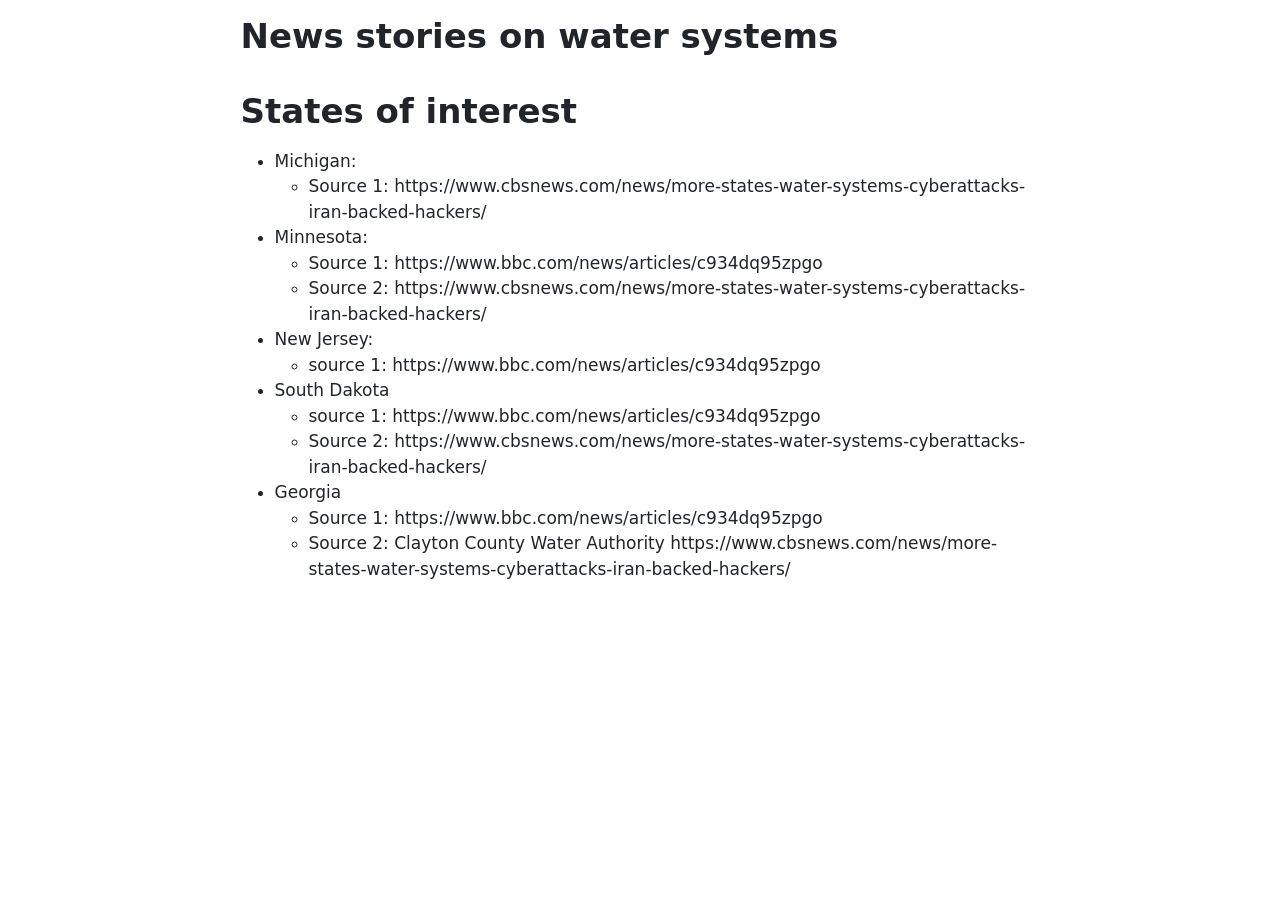
<file: News_watersystems.html>
<!DOCTYPE html>
<html xmlns="http://www.w3.org/1999/xhtml" lang="en" xml:lang="en"><head>

<meta charset="utf-8">
<meta name="generator" content="quarto-1.6.40">

<meta name="viewport" content="width=device-width, initial-scale=1.0, user-scalable=yes">


<title>News stories on water systems</title>
<style>
code{white-space: pre-wrap;}
span.smallcaps{font-variant: small-caps;}
div.columns{display: flex; gap: min(4vw, 1.5em);}
div.column{flex: auto; overflow-x: auto;}
div.hanging-indent{margin-left: 1.5em; text-indent: -1.5em;}
ul.task-list{list-style: none;}
ul.task-list li input[type="checkbox"] {
  width: 0.8em;
  margin: 0 0.8em 0.2em -1em; /* quarto-specific, see https://github.com/quarto-dev/quarto-cli/issues/4556 */ 
  vertical-align: middle;
}
</style>


<script src="News_watersystems_files/libs/clipboard/clipboard.min.js"></script>
<script src="News_watersystems_files/libs/quarto-html/quarto.js"></script>
<script src="News_watersystems_files/libs/quarto-html/popper.min.js"></script>
<script src="News_watersystems_files/libs/quarto-html/tippy.umd.min.js"></script>
<script src="News_watersystems_files/libs/quarto-html/anchor.min.js"></script>
<link href="News_watersystems_files/libs/quarto-html/tippy.css" rel="stylesheet">
<link href="News_watersystems_files/libs/quarto-html/quarto-syntax-highlighting-549806ee2085284f45b00abea8c6df48.css" rel="stylesheet" id="quarto-text-highlighting-styles">
<script src="News_watersystems_files/libs/bootstrap/bootstrap.min.js"></script>
<link href="News_watersystems_files/libs/bootstrap/bootstrap-icons.css" rel="stylesheet">
<link href="News_watersystems_files/libs/bootstrap/bootstrap-973236bd072d72a04ee9cd82dcc9cb29.min.css" rel="stylesheet" append-hash="true" id="quarto-bootstrap" data-mode="light">


</head>

<body class="fullcontent">

<div id="quarto-content" class="page-columns page-rows-contents page-layout-article">

<main class="content" id="quarto-document-content">

<header id="title-block-header" class="quarto-title-block default">
<div class="quarto-title">
<h1 class="title">News stories on water systems</h1>
</div>



<div class="quarto-title-meta">

    
  
    
  </div>
  


</header>


<section id="states-of-interest" class="level1">
<h1>States of interest</h1>
<ul>
<li>Michigan:
<ul>
<li>Source 1: https://www.cbsnews.com/news/more-states-water-systems-cyberattacks-iran-backed-hackers/</li>
</ul></li>
<li>Minnesota:
<ul>
<li>Source 1: https://www.bbc.com/news/articles/c934dq95zpgo</li>
<li>Source 2: https://www.cbsnews.com/news/more-states-water-systems-cyberattacks-iran-backed-hackers/</li>
</ul></li>
<li>New Jersey:
<ul>
<li>source 1: https://www.bbc.com/news/articles/c934dq95zpgo</li>
</ul></li>
<li>South Dakota
<ul>
<li>source 1: https://www.bbc.com/news/articles/c934dq95zpgo</li>
<li>Source 2: https://www.cbsnews.com/news/more-states-water-systems-cyberattacks-iran-backed-hackers/</li>
</ul></li>
<li>Georgia
<ul>
<li>Source 1: https://www.bbc.com/news/articles/c934dq95zpgo</li>
<li>Source 2: Clayton County Water Authority https://www.cbsnews.com/news/more-states-water-systems-cyberattacks-iran-backed-hackers/</li>
</ul></li>
</ul>
</section>

</main>
<!-- /main column -->
<script id="quarto-html-after-body" type="application/javascript">
window.document.addEventListener("DOMContentLoaded", function (event) {
  const toggleBodyColorMode = (bsSheetEl) => {
    const mode = bsSheetEl.getAttribute("data-mode");
    const bodyEl = window.document.querySelector("body");
    if (mode === "dark") {
      bodyEl.classList.add("quarto-dark");
      bodyEl.classList.remove("quarto-light");
    } else {
      bodyEl.classList.add("quarto-light");
      bodyEl.classList.remove("quarto-dark");
    }
  }
  const toggleBodyColorPrimary = () => {
    const bsSheetEl = window.document.querySelector("link#quarto-bootstrap");
    if (bsSheetEl) {
      toggleBodyColorMode(bsSheetEl);
    }
  }
  toggleBodyColorPrimary();  
  const icon = "";
  const anchorJS = new window.AnchorJS();
  anchorJS.options = {
    placement: 'right',
    icon: icon
  };
  anchorJS.add('.anchored');
  const isCodeAnnotation = (el) => {
    for (const clz of el.classList) {
      if (clz.startsWith('code-annotation-')) {                     
        return true;
      }
    }
    return false;
  }
  const onCopySuccess = function(e) {
    // button target
    const button = e.trigger;
    // don't keep focus
    button.blur();
    // flash "checked"
    button.classList.add('code-copy-button-checked');
    var currentTitle = button.getAttribute("title");
    button.setAttribute("title", "Copied!");
    let tooltip;
    if (window.bootstrap) {
      button.setAttribute("data-bs-toggle", "tooltip");
      button.setAttribute("data-bs-placement", "left");
      button.setAttribute("data-bs-title", "Copied!");
      tooltip = new bootstrap.Tooltip(button, 
        { trigger: "manual", 
          customClass: "code-copy-button-tooltip",
          offset: [0, -8]});
      tooltip.show();    
    }
    setTimeout(function() {
      if (tooltip) {
        tooltip.hide();
        button.removeAttribute("data-bs-title");
        button.removeAttribute("data-bs-toggle");
        button.removeAttribute("data-bs-placement");
      }
      button.setAttribute("title", currentTitle);
      button.classList.remove('code-copy-button-checked');
    }, 1000);
    // clear code selection
    e.clearSelection();
  }
  const getTextToCopy = function(trigger) {
      const codeEl = trigger.previousElementSibling.cloneNode(true);
      for (const childEl of codeEl.children) {
        if (isCodeAnnotation(childEl)) {
          childEl.remove();
        }
      }
      return codeEl.innerText;
  }
  const clipboard = new window.ClipboardJS('.code-copy-button:not([data-in-quarto-modal])', {
    text: getTextToCopy
  });
  clipboard.on('success', onCopySuccess);
  if (window.document.getElementById('quarto-embedded-source-code-modal')) {
    const clipboardModal = new window.ClipboardJS('.code-copy-button[data-in-quarto-modal]', {
      text: getTextToCopy,
      container: window.document.getElementById('quarto-embedded-source-code-modal')
    });
    clipboardModal.on('success', onCopySuccess);
  }
    var localhostRegex = new RegExp(/^(?:http|https):\/\/localhost\:?[0-9]*\//);
    var mailtoRegex = new RegExp(/^mailto:/);
      var filterRegex = new RegExp('/' + window.location.host + '/');
    var isInternal = (href) => {
        return filterRegex.test(href) || localhostRegex.test(href) || mailtoRegex.test(href);
    }
    // Inspect non-navigation links and adorn them if external
 	var links = window.document.querySelectorAll('a[href]:not(.nav-link):not(.navbar-brand):not(.toc-action):not(.sidebar-link):not(.sidebar-item-toggle):not(.pagination-link):not(.no-external):not([aria-hidden]):not(.dropdown-item):not(.quarto-navigation-tool):not(.about-link)');
    for (var i=0; i<links.length; i++) {
      const link = links[i];
      if (!isInternal(link.href)) {
        // undo the damage that might have been done by quarto-nav.js in the case of
        // links that we want to consider external
        if (link.dataset.originalHref !== undefined) {
          link.href = link.dataset.originalHref;
        }
      }
    }
  function tippyHover(el, contentFn, onTriggerFn, onUntriggerFn) {
    const config = {
      allowHTML: true,
      maxWidth: 500,
      delay: 100,
      arrow: false,
      appendTo: function(el) {
          return el.parentElement;
      },
      interactive: true,
      interactiveBorder: 10,
      theme: 'quarto',
      placement: 'bottom-start',
    };
    if (contentFn) {
      config.content = contentFn;
    }
    if (onTriggerFn) {
      config.onTrigger = onTriggerFn;
    }
    if (onUntriggerFn) {
      config.onUntrigger = onUntriggerFn;
    }
    window.tippy(el, config); 
  }
  const noterefs = window.document.querySelectorAll('a[role="doc-noteref"]');
  for (var i=0; i<noterefs.length; i++) {
    const ref = noterefs[i];
    tippyHover(ref, function() {
      // use id or data attribute instead here
      let href = ref.getAttribute('data-footnote-href') || ref.getAttribute('href');
      try { href = new URL(href).hash; } catch {}
      const id = href.replace(/^#\/?/, "");
      const note = window.document.getElementById(id);
      if (note) {
        return note.innerHTML;
      } else {
        return "";
      }
    });
  }
  const xrefs = window.document.querySelectorAll('a.quarto-xref');
  const processXRef = (id, note) => {
    // Strip column container classes
    const stripColumnClz = (el) => {
      el.classList.remove("page-full", "page-columns");
      if (el.children) {
        for (const child of el.children) {
          stripColumnClz(child);
        }
      }
    }
    stripColumnClz(note)
    if (id === null || id.startsWith('sec-')) {
      // Special case sections, only their first couple elements
      const container = document.createElement("div");
      if (note.children && note.children.length > 2) {
        container.appendChild(note.children[0].cloneNode(true));
        for (let i = 1; i < note.children.length; i++) {
          const child = note.children[i];
          if (child.tagName === "P" && child.innerText === "") {
            continue;
          } else {
            container.appendChild(child.cloneNode(true));
            break;
          }
        }
        if (window.Quarto?.typesetMath) {
          window.Quarto.typesetMath(container);
        }
        return container.innerHTML
      } else {
        if (window.Quarto?.typesetMath) {
          window.Quarto.typesetMath(note);
        }
        return note.innerHTML;
      }
    } else {
      // Remove any anchor links if they are present
      const anchorLink = note.querySelector('a.anchorjs-link');
      if (anchorLink) {
        anchorLink.remove();
      }
      if (window.Quarto?.typesetMath) {
        window.Quarto.typesetMath(note);
      }
      if (note.classList.contains("callout")) {
        return note.outerHTML;
      } else {
        return note.innerHTML;
      }
    }
  }
  for (var i=0; i<xrefs.length; i++) {
    const xref = xrefs[i];
    tippyHover(xref, undefined, function(instance) {
      instance.disable();
      let url = xref.getAttribute('href');
      let hash = undefined; 
      if (url.startsWith('#')) {
        hash = url;
      } else {
        try { hash = new URL(url).hash; } catch {}
      }
      if (hash) {
        const id = hash.replace(/^#\/?/, "");
        const note = window.document.getElementById(id);
        if (note !== null) {
          try {
            const html = processXRef(id, note.cloneNode(true));
            instance.setContent(html);
          } finally {
            instance.enable();
            instance.show();
          }
        } else {
          // See if we can fetch this
          fetch(url.split('#')[0])
          .then(res => res.text())
          .then(html => {
            const parser = new DOMParser();
            const htmlDoc = parser.parseFromString(html, "text/html");
            const note = htmlDoc.getElementById(id);
            if (note !== null) {
              const html = processXRef(id, note);
              instance.setContent(html);
            } 
          }).finally(() => {
            instance.enable();
            instance.show();
          });
        }
      } else {
        // See if we can fetch a full url (with no hash to target)
        // This is a special case and we should probably do some content thinning / targeting
        fetch(url)
        .then(res => res.text())
        .then(html => {
          const parser = new DOMParser();
          const htmlDoc = parser.parseFromString(html, "text/html");
          const note = htmlDoc.querySelector('main.content');
          if (note !== null) {
            // This should only happen for chapter cross references
            // (since there is no id in the URL)
            // remove the first header
            if (note.children.length > 0 && note.children[0].tagName === "HEADER") {
              note.children[0].remove();
            }
            const html = processXRef(null, note);
            instance.setContent(html);
          } 
        }).finally(() => {
          instance.enable();
          instance.show();
        });
      }
    }, function(instance) {
    });
  }
      let selectedAnnoteEl;
      const selectorForAnnotation = ( cell, annotation) => {
        let cellAttr = 'data-code-cell="' + cell + '"';
        let lineAttr = 'data-code-annotation="' +  annotation + '"';
        const selector = 'span[' + cellAttr + '][' + lineAttr + ']';
        return selector;
      }
      const selectCodeLines = (annoteEl) => {
        const doc = window.document;
        const targetCell = annoteEl.getAttribute("data-target-cell");
        const targetAnnotation = annoteEl.getAttribute("data-target-annotation");
        const annoteSpan = window.document.querySelector(selectorForAnnotation(targetCell, targetAnnotation));
        const lines = annoteSpan.getAttribute("data-code-lines").split(",");
        const lineIds = lines.map((line) => {
          return targetCell + "-" + line;
        })
        let top = null;
        let height = null;
        let parent = null;
        if (lineIds.length > 0) {
            //compute the position of the single el (top and bottom and make a div)
            const el = window.document.getElementById(lineIds[0]);
            top = el.offsetTop;
            height = el.offsetHeight;
            parent = el.parentElement.parentElement;
          if (lineIds.length > 1) {
            const lastEl = window.document.getElementById(lineIds[lineIds.length - 1]);
            const bottom = lastEl.offsetTop + lastEl.offsetHeight;
            height = bottom - top;
          }
          if (top !== null && height !== null && parent !== null) {
            // cook up a div (if necessary) and position it 
            let div = window.document.getElementById("code-annotation-line-highlight");
            if (div === null) {
              div = window.document.createElement("div");
              div.setAttribute("id", "code-annotation-line-highlight");
              div.style.position = 'absolute';
              parent.appendChild(div);
            }
            div.style.top = top - 2 + "px";
            div.style.height = height + 4 + "px";
            div.style.left = 0;
            let gutterDiv = window.document.getElementById("code-annotation-line-highlight-gutter");
            if (gutterDiv === null) {
              gutterDiv = window.document.createElement("div");
              gutterDiv.setAttribute("id", "code-annotation-line-highlight-gutter");
              gutterDiv.style.position = 'absolute';
              const codeCell = window.document.getElementById(targetCell);
              const gutter = codeCell.querySelector('.code-annotation-gutter');
              gutter.appendChild(gutterDiv);
            }
            gutterDiv.style.top = top - 2 + "px";
            gutterDiv.style.height = height + 4 + "px";
          }
          selectedAnnoteEl = annoteEl;
        }
      };
      const unselectCodeLines = () => {
        const elementsIds = ["code-annotation-line-highlight", "code-annotation-line-highlight-gutter"];
        elementsIds.forEach((elId) => {
          const div = window.document.getElementById(elId);
          if (div) {
            div.remove();
          }
        });
        selectedAnnoteEl = undefined;
      };
        // Handle positioning of the toggle
    window.addEventListener(
      "resize",
      throttle(() => {
        elRect = undefined;
        if (selectedAnnoteEl) {
          selectCodeLines(selectedAnnoteEl);
        }
      }, 10)
    );
    function throttle(fn, ms) {
    let throttle = false;
    let timer;
      return (...args) => {
        if(!throttle) { // first call gets through
            fn.apply(this, args);
            throttle = true;
        } else { // all the others get throttled
            if(timer) clearTimeout(timer); // cancel #2
            timer = setTimeout(() => {
              fn.apply(this, args);
              timer = throttle = false;
            }, ms);
        }
      };
    }
      // Attach click handler to the DT
      const annoteDls = window.document.querySelectorAll('dt[data-target-cell]');
      for (const annoteDlNode of annoteDls) {
        annoteDlNode.addEventListener('click', (event) => {
          const clickedEl = event.target;
          if (clickedEl !== selectedAnnoteEl) {
            unselectCodeLines();
            const activeEl = window.document.querySelector('dt[data-target-cell].code-annotation-active');
            if (activeEl) {
              activeEl.classList.remove('code-annotation-active');
            }
            selectCodeLines(clickedEl);
            clickedEl.classList.add('code-annotation-active');
          } else {
            // Unselect the line
            unselectCodeLines();
            clickedEl.classList.remove('code-annotation-active');
          }
        });
      }
  const findCites = (el) => {
    const parentEl = el.parentElement;
    if (parentEl) {
      const cites = parentEl.dataset.cites;
      if (cites) {
        return {
          el,
          cites: cites.split(' ')
        };
      } else {
        return findCites(el.parentElement)
      }
    } else {
      return undefined;
    }
  };
  var bibliorefs = window.document.querySelectorAll('a[role="doc-biblioref"]');
  for (var i=0; i<bibliorefs.length; i++) {
    const ref = bibliorefs[i];
    const citeInfo = findCites(ref);
    if (citeInfo) {
      tippyHover(citeInfo.el, function() {
        var popup = window.document.createElement('div');
        citeInfo.cites.forEach(function(cite) {
          var citeDiv = window.document.createElement('div');
          citeDiv.classList.add('hanging-indent');
          citeDiv.classList.add('csl-entry');
          var biblioDiv = window.document.getElementById('ref-' + cite);
          if (biblioDiv) {
            citeDiv.innerHTML = biblioDiv.innerHTML;
          }
          popup.appendChild(citeDiv);
        });
        return popup.innerHTML;
      });
    }
  }
});
</script>
</div> <!-- /content -->




</body></html>
</file>
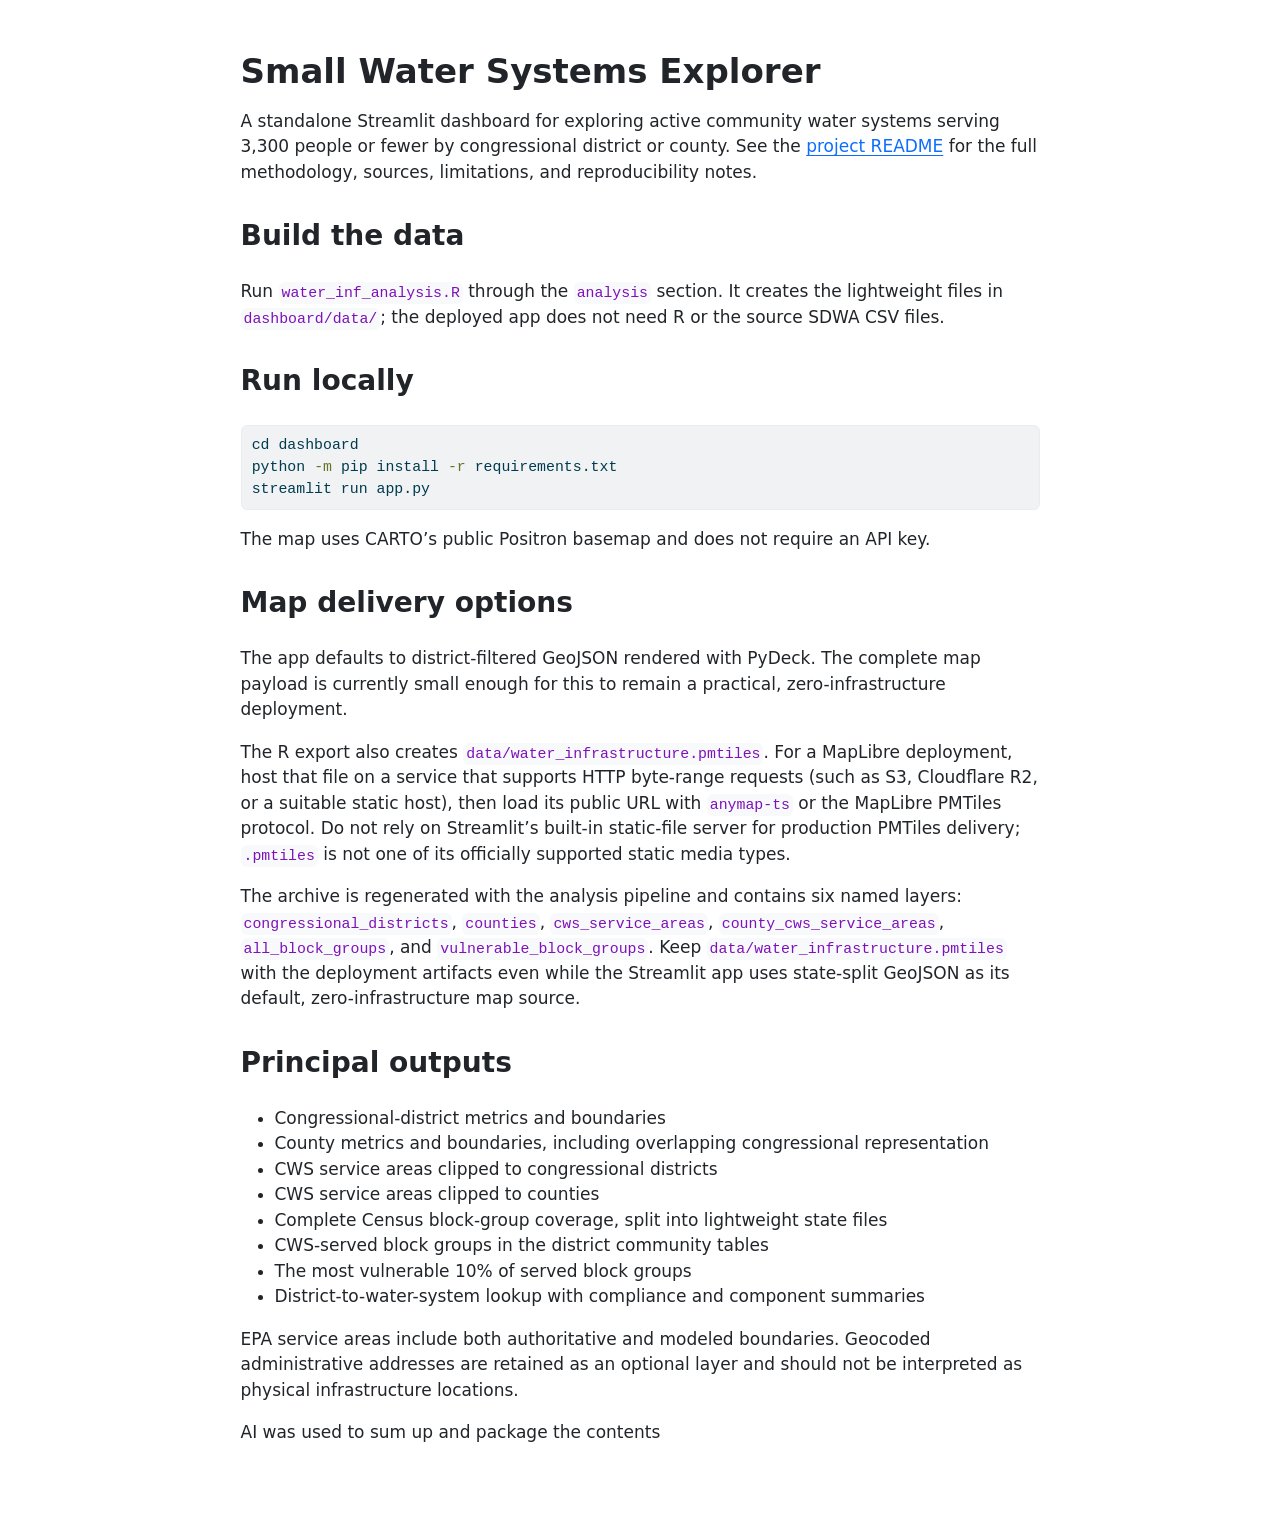
<file: dashboard/README.html>
<!DOCTYPE html>
<html xmlns="http://www.w3.org/1999/xhtml" lang="en" xml:lang="en"><head>

<meta charset="utf-8">
<meta name="generator" content="quarto-1.6.40">

<meta name="viewport" content="width=device-width, initial-scale=1.0, user-scalable=yes">


<title>readme</title>
<style>
code{white-space: pre-wrap;}
span.smallcaps{font-variant: small-caps;}
div.columns{display: flex; gap: min(4vw, 1.5em);}
div.column{flex: auto; overflow-x: auto;}
div.hanging-indent{margin-left: 1.5em; text-indent: -1.5em;}
ul.task-list{list-style: none;}
ul.task-list li input[type="checkbox"] {
  width: 0.8em;
  margin: 0 0.8em 0.2em -1em; /* quarto-specific, see https://github.com/quarto-dev/quarto-cli/issues/4556 */ 
  vertical-align: middle;
}
/* CSS for syntax highlighting */
pre > code.sourceCode { white-space: pre; position: relative; }
pre > code.sourceCode > span { line-height: 1.25; }
pre > code.sourceCode > span:empty { height: 1.2em; }
.sourceCode { overflow: visible; }
code.sourceCode > span { color: inherit; text-decoration: inherit; }
div.sourceCode { margin: 1em 0; }
pre.sourceCode { margin: 0; }
@media screen {
div.sourceCode { overflow: auto; }
}
@media print {
pre > code.sourceCode { white-space: pre-wrap; }
pre > code.sourceCode > span { display: inline-block; text-indent: -5em; padding-left: 5em; }
}
pre.numberSource code
  { counter-reset: source-line 0; }
pre.numberSource code > span
  { position: relative; left: -4em; counter-increment: source-line; }
pre.numberSource code > span > a:first-child::before
  { content: counter(source-line);
    position: relative; left: -1em; text-align: right; vertical-align: baseline;
    border: none; display: inline-block;
    -webkit-touch-callout: none; -webkit-user-select: none;
    -khtml-user-select: none; -moz-user-select: none;
    -ms-user-select: none; user-select: none;
    padding: 0 4px; width: 4em;
  }
pre.numberSource { margin-left: 3em;  padding-left: 4px; }
div.sourceCode
  {   }
@media screen {
pre > code.sourceCode > span > a:first-child::before { text-decoration: underline; }
}
</style>


<script src="README_files/libs/clipboard/clipboard.min.js"></script>
<script src="README_files/libs/quarto-html/quarto.js"></script>
<script src="README_files/libs/quarto-html/popper.min.js"></script>
<script src="README_files/libs/quarto-html/tippy.umd.min.js"></script>
<script src="README_files/libs/quarto-html/anchor.min.js"></script>
<link href="README_files/libs/quarto-html/tippy.css" rel="stylesheet">
<link href="README_files/libs/quarto-html/quarto-syntax-highlighting-549806ee2085284f45b00abea8c6df48.css" rel="stylesheet" id="quarto-text-highlighting-styles">
<script src="README_files/libs/bootstrap/bootstrap.min.js"></script>
<link href="README_files/libs/bootstrap/bootstrap-icons.css" rel="stylesheet">
<link href="README_files/libs/bootstrap/bootstrap-973236bd072d72a04ee9cd82dcc9cb29.min.css" rel="stylesheet" append-hash="true" id="quarto-bootstrap" data-mode="light">


</head>

<body class="fullcontent">

<div id="quarto-content" class="page-columns page-rows-contents page-layout-article">

<main class="content" id="quarto-document-content">




<section id="small-water-systems-explorer" class="level1">
<h1>Small Water Systems Explorer</h1>
<p>A standalone Streamlit dashboard for exploring active community water systems serving 3,300 people or fewer by congressional district or county. See the <a href="../README.md">project README</a> for the full methodology, sources, limitations, and reproducibility notes.</p>
<section id="build-the-data" class="level2">
<h2 class="anchored" data-anchor-id="build-the-data">Build the data</h2>
<p>Run <code>water_inf_analysis.R</code> through the <code>analysis</code> section. It creates the lightweight files in <code>dashboard/data/</code>; the deployed app does not need R or the source SDWA CSV files.</p>
</section>
<section id="run-locally" class="level2">
<h2 class="anchored" data-anchor-id="run-locally">Run locally</h2>
<div class="sourceCode" id="cb1"><pre class="sourceCode bash code-with-copy"><code class="sourceCode bash"><span id="cb1-1"><a href="#cb1-1" aria-hidden="true" tabindex="-1"></a><span class="bu">cd</span> dashboard</span>
<span id="cb1-2"><a href="#cb1-2" aria-hidden="true" tabindex="-1"></a><span class="ex">python</span> <span class="at">-m</span> pip install <span class="at">-r</span> requirements.txt</span>
<span id="cb1-3"><a href="#cb1-3" aria-hidden="true" tabindex="-1"></a><span class="ex">streamlit</span> run app.py</span></code><button title="Copy to Clipboard" class="code-copy-button"><i class="bi"></i></button></pre></div>
<p>The map uses CARTO’s public Positron basemap and does not require an API key.</p>
</section>
<section id="map-delivery-options" class="level2">
<h2 class="anchored" data-anchor-id="map-delivery-options">Map delivery options</h2>
<p>The app defaults to district-filtered GeoJSON rendered with PyDeck. The complete map payload is currently small enough for this to remain a practical, zero-infrastructure deployment.</p>
<p>The R export also creates <code>data/water_infrastructure.pmtiles</code>. For a MapLibre deployment, host that file on a service that supports HTTP byte-range requests (such as S3, Cloudflare R2, or a suitable static host), then load its public URL with <code>anymap-ts</code> or the MapLibre PMTiles protocol. Do not rely on Streamlit’s built-in static-file server for production PMTiles delivery; <code>.pmtiles</code> is not one of its officially supported static media types.</p>
<p>The archive is regenerated with the analysis pipeline and contains six named layers: <code>congressional_districts</code>, <code>counties</code>, <code>cws_service_areas</code>, <code>county_cws_service_areas</code>, <code>all_block_groups</code>, and <code>vulnerable_block_groups</code>. Keep <code>data/water_infrastructure.pmtiles</code> with the deployment artifacts even while the Streamlit app uses state-split GeoJSON as its default, zero-infrastructure map source.</p>
</section>
<section id="principal-outputs" class="level2">
<h2 class="anchored" data-anchor-id="principal-outputs">Principal outputs</h2>
<ul>
<li>Congressional-district metrics and boundaries</li>
<li>County metrics and boundaries, including overlapping congressional representation</li>
<li>CWS service areas clipped to congressional districts</li>
<li>CWS service areas clipped to counties</li>
<li>Complete Census block-group coverage, split into lightweight state files</li>
<li>CWS-served block groups in the district community tables</li>
<li>The most vulnerable 10% of served block groups</li>
<li>District-to-water-system lookup with compliance and component summaries</li>
</ul>
<p>EPA service areas include both authoritative and modeled boundaries. Geocoded administrative addresses are retained as an optional layer and should not be interpreted as physical infrastructure locations.</p>
<p>AI was used to sum up and package the contents</p>
</section>
</section>

</main>
<!-- /main column -->
<script id="quarto-html-after-body" type="application/javascript">
window.document.addEventListener("DOMContentLoaded", function (event) {
  const toggleBodyColorMode = (bsSheetEl) => {
    const mode = bsSheetEl.getAttribute("data-mode");
    const bodyEl = window.document.querySelector("body");
    if (mode === "dark") {
      bodyEl.classList.add("quarto-dark");
      bodyEl.classList.remove("quarto-light");
    } else {
      bodyEl.classList.add("quarto-light");
      bodyEl.classList.remove("quarto-dark");
    }
  }
  const toggleBodyColorPrimary = () => {
    const bsSheetEl = window.document.querySelector("link#quarto-bootstrap");
    if (bsSheetEl) {
      toggleBodyColorMode(bsSheetEl);
    }
  }
  toggleBodyColorPrimary();  
  const icon = "";
  const anchorJS = new window.AnchorJS();
  anchorJS.options = {
    placement: 'right',
    icon: icon
  };
  anchorJS.add('.anchored');
  const isCodeAnnotation = (el) => {
    for (const clz of el.classList) {
      if (clz.startsWith('code-annotation-')) {                     
        return true;
      }
    }
    return false;
  }
  const onCopySuccess = function(e) {
    // button target
    const button = e.trigger;
    // don't keep focus
    button.blur();
    // flash "checked"
    button.classList.add('code-copy-button-checked');
    var currentTitle = button.getAttribute("title");
    button.setAttribute("title", "Copied!");
    let tooltip;
    if (window.bootstrap) {
      button.setAttribute("data-bs-toggle", "tooltip");
      button.setAttribute("data-bs-placement", "left");
      button.setAttribute("data-bs-title", "Copied!");
      tooltip = new bootstrap.Tooltip(button, 
        { trigger: "manual", 
          customClass: "code-copy-button-tooltip",
          offset: [0, -8]});
      tooltip.show();    
    }
    setTimeout(function() {
      if (tooltip) {
        tooltip.hide();
        button.removeAttribute("data-bs-title");
        button.removeAttribute("data-bs-toggle");
        button.removeAttribute("data-bs-placement");
      }
      button.setAttribute("title", currentTitle);
      button.classList.remove('code-copy-button-checked');
    }, 1000);
    // clear code selection
    e.clearSelection();
  }
  const getTextToCopy = function(trigger) {
      const codeEl = trigger.previousElementSibling.cloneNode(true);
      for (const childEl of codeEl.children) {
        if (isCodeAnnotation(childEl)) {
          childEl.remove();
        }
      }
      return codeEl.innerText;
  }
  const clipboard = new window.ClipboardJS('.code-copy-button:not([data-in-quarto-modal])', {
    text: getTextToCopy
  });
  clipboard.on('success', onCopySuccess);
  if (window.document.getElementById('quarto-embedded-source-code-modal')) {
    const clipboardModal = new window.ClipboardJS('.code-copy-button[data-in-quarto-modal]', {
      text: getTextToCopy,
      container: window.document.getElementById('quarto-embedded-source-code-modal')
    });
    clipboardModal.on('success', onCopySuccess);
  }
    var localhostRegex = new RegExp(/^(?:http|https):\/\/localhost\:?[0-9]*\//);
    var mailtoRegex = new RegExp(/^mailto:/);
      var filterRegex = new RegExp('/' + window.location.host + '/');
    var isInternal = (href) => {
        return filterRegex.test(href) || localhostRegex.test(href) || mailtoRegex.test(href);
    }
    // Inspect non-navigation links and adorn them if external
 	var links = window.document.querySelectorAll('a[href]:not(.nav-link):not(.navbar-brand):not(.toc-action):not(.sidebar-link):not(.sidebar-item-toggle):not(.pagination-link):not(.no-external):not([aria-hidden]):not(.dropdown-item):not(.quarto-navigation-tool):not(.about-link)');
    for (var i=0; i<links.length; i++) {
      const link = links[i];
      if (!isInternal(link.href)) {
        // undo the damage that might have been done by quarto-nav.js in the case of
        // links that we want to consider external
        if (link.dataset.originalHref !== undefined) {
          link.href = link.dataset.originalHref;
        }
      }
    }
  function tippyHover(el, contentFn, onTriggerFn, onUntriggerFn) {
    const config = {
      allowHTML: true,
      maxWidth: 500,
      delay: 100,
      arrow: false,
      appendTo: function(el) {
          return el.parentElement;
      },
      interactive: true,
      interactiveBorder: 10,
      theme: 'quarto',
      placement: 'bottom-start',
    };
    if (contentFn) {
      config.content = contentFn;
    }
    if (onTriggerFn) {
      config.onTrigger = onTriggerFn;
    }
    if (onUntriggerFn) {
      config.onUntrigger = onUntriggerFn;
    }
    window.tippy(el, config); 
  }
  const noterefs = window.document.querySelectorAll('a[role="doc-noteref"]');
  for (var i=0; i<noterefs.length; i++) {
    const ref = noterefs[i];
    tippyHover(ref, function() {
      // use id or data attribute instead here
      let href = ref.getAttribute('data-footnote-href') || ref.getAttribute('href');
      try { href = new URL(href).hash; } catch {}
      const id = href.replace(/^#\/?/, "");
      const note = window.document.getElementById(id);
      if (note) {
        return note.innerHTML;
      } else {
        return "";
      }
    });
  }
  const xrefs = window.document.querySelectorAll('a.quarto-xref');
  const processXRef = (id, note) => {
    // Strip column container classes
    const stripColumnClz = (el) => {
      el.classList.remove("page-full", "page-columns");
      if (el.children) {
        for (const child of el.children) {
          stripColumnClz(child);
        }
      }
    }
    stripColumnClz(note)
    if (id === null || id.startsWith('sec-')) {
      // Special case sections, only their first couple elements
      const container = document.createElement("div");
      if (note.children && note.children.length > 2) {
        container.appendChild(note.children[0].cloneNode(true));
        for (let i = 1; i < note.children.length; i++) {
          const child = note.children[i];
          if (child.tagName === "P" && child.innerText === "") {
            continue;
          } else {
            container.appendChild(child.cloneNode(true));
            break;
          }
        }
        if (window.Quarto?.typesetMath) {
          window.Quarto.typesetMath(container);
        }
        return container.innerHTML
      } else {
        if (window.Quarto?.typesetMath) {
          window.Quarto.typesetMath(note);
        }
        return note.innerHTML;
      }
    } else {
      // Remove any anchor links if they are present
      const anchorLink = note.querySelector('a.anchorjs-link');
      if (anchorLink) {
        anchorLink.remove();
      }
      if (window.Quarto?.typesetMath) {
        window.Quarto.typesetMath(note);
      }
      if (note.classList.contains("callout")) {
        return note.outerHTML;
      } else {
        return note.innerHTML;
      }
    }
  }
  for (var i=0; i<xrefs.length; i++) {
    const xref = xrefs[i];
    tippyHover(xref, undefined, function(instance) {
      instance.disable();
      let url = xref.getAttribute('href');
      let hash = undefined; 
      if (url.startsWith('#')) {
        hash = url;
      } else {
        try { hash = new URL(url).hash; } catch {}
      }
      if (hash) {
        const id = hash.replace(/^#\/?/, "");
        const note = window.document.getElementById(id);
        if (note !== null) {
          try {
            const html = processXRef(id, note.cloneNode(true));
            instance.setContent(html);
          } finally {
            instance.enable();
            instance.show();
          }
        } else {
          // See if we can fetch this
          fetch(url.split('#')[0])
          .then(res => res.text())
          .then(html => {
            const parser = new DOMParser();
            const htmlDoc = parser.parseFromString(html, "text/html");
            const note = htmlDoc.getElementById(id);
            if (note !== null) {
              const html = processXRef(id, note);
              instance.setContent(html);
            } 
          }).finally(() => {
            instance.enable();
            instance.show();
          });
        }
      } else {
        // See if we can fetch a full url (with no hash to target)
        // This is a special case and we should probably do some content thinning / targeting
        fetch(url)
        .then(res => res.text())
        .then(html => {
          const parser = new DOMParser();
          const htmlDoc = parser.parseFromString(html, "text/html");
          const note = htmlDoc.querySelector('main.content');
          if (note !== null) {
            // This should only happen for chapter cross references
            // (since there is no id in the URL)
            // remove the first header
            if (note.children.length > 0 && note.children[0].tagName === "HEADER") {
              note.children[0].remove();
            }
            const html = processXRef(null, note);
            instance.setContent(html);
          } 
        }).finally(() => {
          instance.enable();
          instance.show();
        });
      }
    }, function(instance) {
    });
  }
      let selectedAnnoteEl;
      const selectorForAnnotation = ( cell, annotation) => {
        let cellAttr = 'data-code-cell="' + cell + '"';
        let lineAttr = 'data-code-annotation="' +  annotation + '"';
        const selector = 'span[' + cellAttr + '][' + lineAttr + ']';
        return selector;
      }
      const selectCodeLines = (annoteEl) => {
        const doc = window.document;
        const targetCell = annoteEl.getAttribute("data-target-cell");
        const targetAnnotation = annoteEl.getAttribute("data-target-annotation");
        const annoteSpan = window.document.querySelector(selectorForAnnotation(targetCell, targetAnnotation));
        const lines = annoteSpan.getAttribute("data-code-lines").split(",");
        const lineIds = lines.map((line) => {
          return targetCell + "-" + line;
        })
        let top = null;
        let height = null;
        let parent = null;
        if (lineIds.length > 0) {
            //compute the position of the single el (top and bottom and make a div)
            const el = window.document.getElementById(lineIds[0]);
            top = el.offsetTop;
            height = el.offsetHeight;
            parent = el.parentElement.parentElement;
          if (lineIds.length > 1) {
            const lastEl = window.document.getElementById(lineIds[lineIds.length - 1]);
            const bottom = lastEl.offsetTop + lastEl.offsetHeight;
            height = bottom - top;
          }
          if (top !== null && height !== null && parent !== null) {
            // cook up a div (if necessary) and position it 
            let div = window.document.getElementById("code-annotation-line-highlight");
            if (div === null) {
              div = window.document.createElement("div");
              div.setAttribute("id", "code-annotation-line-highlight");
              div.style.position = 'absolute';
              parent.appendChild(div);
            }
            div.style.top = top - 2 + "px";
            div.style.height = height + 4 + "px";
            div.style.left = 0;
            let gutterDiv = window.document.getElementById("code-annotation-line-highlight-gutter");
            if (gutterDiv === null) {
              gutterDiv = window.document.createElement("div");
              gutterDiv.setAttribute("id", "code-annotation-line-highlight-gutter");
              gutterDiv.style.position = 'absolute';
              const codeCell = window.document.getElementById(targetCell);
              const gutter = codeCell.querySelector('.code-annotation-gutter');
              gutter.appendChild(gutterDiv);
            }
            gutterDiv.style.top = top - 2 + "px";
            gutterDiv.style.height = height + 4 + "px";
          }
          selectedAnnoteEl = annoteEl;
        }
      };
      const unselectCodeLines = () => {
        const elementsIds = ["code-annotation-line-highlight", "code-annotation-line-highlight-gutter"];
        elementsIds.forEach((elId) => {
          const div = window.document.getElementById(elId);
          if (div) {
            div.remove();
          }
        });
        selectedAnnoteEl = undefined;
      };
        // Handle positioning of the toggle
    window.addEventListener(
      "resize",
      throttle(() => {
        elRect = undefined;
        if (selectedAnnoteEl) {
          selectCodeLines(selectedAnnoteEl);
        }
      }, 10)
    );
    function throttle(fn, ms) {
    let throttle = false;
    let timer;
      return (...args) => {
        if(!throttle) { // first call gets through
            fn.apply(this, args);
            throttle = true;
        } else { // all the others get throttled
            if(timer) clearTimeout(timer); // cancel #2
            timer = setTimeout(() => {
              fn.apply(this, args);
              timer = throttle = false;
            }, ms);
        }
      };
    }
      // Attach click handler to the DT
      const annoteDls = window.document.querySelectorAll('dt[data-target-cell]');
      for (const annoteDlNode of annoteDls) {
        annoteDlNode.addEventListener('click', (event) => {
          const clickedEl = event.target;
          if (clickedEl !== selectedAnnoteEl) {
            unselectCodeLines();
            const activeEl = window.document.querySelector('dt[data-target-cell].code-annotation-active');
            if (activeEl) {
              activeEl.classList.remove('code-annotation-active');
            }
            selectCodeLines(clickedEl);
            clickedEl.classList.add('code-annotation-active');
          } else {
            // Unselect the line
            unselectCodeLines();
            clickedEl.classList.remove('code-annotation-active');
          }
        });
      }
  const findCites = (el) => {
    const parentEl = el.parentElement;
    if (parentEl) {
      const cites = parentEl.dataset.cites;
      if (cites) {
        return {
          el,
          cites: cites.split(' ')
        };
      } else {
        return findCites(el.parentElement)
      }
    } else {
      return undefined;
    }
  };
  var bibliorefs = window.document.querySelectorAll('a[role="doc-biblioref"]');
  for (var i=0; i<bibliorefs.length; i++) {
    const ref = bibliorefs[i];
    const citeInfo = findCites(ref);
    if (citeInfo) {
      tippyHover(citeInfo.el, function() {
        var popup = window.document.createElement('div');
        citeInfo.cites.forEach(function(cite) {
          var citeDiv = window.document.createElement('div');
          citeDiv.classList.add('hanging-indent');
          citeDiv.classList.add('csl-entry');
          var biblioDiv = window.document.getElementById('ref-' + cite);
          if (biblioDiv) {
            citeDiv.innerHTML = biblioDiv.innerHTML;
          }
          popup.appendChild(citeDiv);
        });
        return popup.innerHTML;
      });
    }
  }
});
</script>
</div> <!-- /content -->




</body></html>
</file>
<file: News_watersystems_files/libs/quarto-html/tippy.css>
.tippy-box[data-animation=fade][data-state=hidden]{opacity:0}[data-tippy-root]{max-width:calc(100vw - 10px)}.tippy-box{position:relative;background-color:#333;color:#fff;border-radius:4px;font-size:14px;line-height:1.4;white-space:normal;outline:0;transition-property:transform,visibility,opacity}.tippy-box[data-placement^=top]>.tippy-arrow{bottom:0}.tippy-box[data-placement^=top]>.tippy-arrow:before{bottom:-7px;left:0;border-width:8px 8px 0;border-top-color:initial;transform-origin:center top}.tippy-box[data-placement^=bottom]>.tippy-arrow{top:0}.tippy-box[data-placement^=bottom]>.tippy-arrow:before{top:-7px;left:0;border-width:0 8px 8px;border-bottom-color:initial;transform-origin:center bottom}.tippy-box[data-placement^=left]>.tippy-arrow{right:0}.tippy-box[data-placement^=left]>.tippy-arrow:before{border-width:8px 0 8px 8px;border-left-color:initial;right:-7px;transform-origin:center left}.tippy-box[data-placement^=right]>.tippy-arrow{left:0}.tippy-box[data-placement^=right]>.tippy-arrow:before{left:-7px;border-width:8px 8px 8px 0;border-right-color:initial;transform-origin:center right}.tippy-box[data-inertia][data-state=visible]{transition-timing-function:cubic-bezier(.54,1.5,.38,1.11)}.tippy-arrow{width:16px;height:16px;color:#333}.tippy-arrow:before{content:"";position:absolute;border-color:transparent;border-style:solid}.tippy-content{position:relative;padding:5px 9px;z-index:1}
</file>
<file: News_watersystems_files/libs/quarto-html/quarto-syntax-highlighting-549806ee2085284f45b00abea8c6df48.css>
/* quarto syntax highlight colors */
:root {
  --quarto-hl-ot-color: #003B4F;
  --quarto-hl-at-color: #657422;
  --quarto-hl-ss-color: #20794D;
  --quarto-hl-an-color: #5E5E5E;
  --quarto-hl-fu-color: #4758AB;
  --quarto-hl-st-color: #20794D;
  --quarto-hl-cf-color: #003B4F;
  --quarto-hl-op-color: #5E5E5E;
  --quarto-hl-er-color: #AD0000;
  --quarto-hl-bn-color: #AD0000;
  --quarto-hl-al-color: #AD0000;
  --quarto-hl-va-color: #111111;
  --quarto-hl-bu-color: inherit;
  --quarto-hl-ex-color: inherit;
  --quarto-hl-pp-color: #AD0000;
  --quarto-hl-in-color: #5E5E5E;
  --quarto-hl-vs-color: #20794D;
  --quarto-hl-wa-color: #5E5E5E;
  --quarto-hl-do-color: #5E5E5E;
  --quarto-hl-im-color: #00769E;
  --quarto-hl-ch-color: #20794D;
  --quarto-hl-dt-color: #AD0000;
  --quarto-hl-fl-color: #AD0000;
  --quarto-hl-co-color: #5E5E5E;
  --quarto-hl-cv-color: #5E5E5E;
  --quarto-hl-cn-color: #8f5902;
  --quarto-hl-sc-color: #5E5E5E;
  --quarto-hl-dv-color: #AD0000;
  --quarto-hl-kw-color: #003B4F;
}

/* other quarto variables */
:root {
  --quarto-font-monospace: SFMono-Regular, Menlo, Monaco, Consolas, "Liberation Mono", "Courier New", monospace;
}

pre > code.sourceCode > span {
  color: #003B4F;
}

code span {
  color: #003B4F;
}

code.sourceCode > span {
  color: #003B4F;
}

div.sourceCode,
div.sourceCode pre.sourceCode {
  color: #003B4F;
}

code span.ot {
  color: #003B4F;
  font-style: inherit;
}

code span.at {
  color: #657422;
  font-style: inherit;
}

code span.ss {
  color: #20794D;
  font-style: inherit;
}

code span.an {
  color: #5E5E5E;
  font-style: inherit;
}

code span.fu {
  color: #4758AB;
  font-style: inherit;
}

code span.st {
  color: #20794D;
  font-style: inherit;
}

code span.cf {
  color: #003B4F;
  font-weight: bold;
  font-style: inherit;
}

code span.op {
  color: #5E5E5E;
  font-style: inherit;
}

code span.er {
  color: #AD0000;
  font-style: inherit;
}

code span.bn {
  color: #AD0000;
  font-style: inherit;
}

code span.al {
  color: #AD0000;
  font-style: inherit;
}

code span.va {
  color: #111111;
  font-style: inherit;
}

code span.bu {
  font-style: inherit;
}

code span.ex {
  font-style: inherit;
}

code span.pp {
  color: #AD0000;
  font-style: inherit;
}

code span.in {
  color: #5E5E5E;
  font-style: inherit;
}

code span.vs {
  color: #20794D;
  font-style: inherit;
}

code span.wa {
  color: #5E5E5E;
  font-style: italic;
}

code span.do {
  color: #5E5E5E;
  font-style: italic;
}

code span.im {
  color: #00769E;
  font-style: inherit;
}

code span.ch {
  color: #20794D;
  font-style: inherit;
}

code span.dt {
  color: #AD0000;
  font-style: inherit;
}

code span.fl {
  color: #AD0000;
  font-style: inherit;
}

code span.co {
  color: #5E5E5E;
  font-style: inherit;
}

code span.cv {
  color: #5E5E5E;
  font-style: italic;
}

code span.cn {
  color: #8f5902;
  font-style: inherit;
}

code span.sc {
  color: #5E5E5E;
  font-style: inherit;
}

code span.dv {
  color: #AD0000;
  font-style: inherit;
}

code span.kw {
  color: #003B4F;
  font-weight: bold;
  font-style: inherit;
}

.prevent-inlining {
  content: "</";
}

/*# sourceMappingURL=ae99138f4fbc2fb4c9f5e5cd69c22459.css.map */
</file>
<file: dashboard/README_files/libs/quarto-html/tippy.css>
.tippy-box[data-animation=fade][data-state=hidden]{opacity:0}[data-tippy-root]{max-width:calc(100vw - 10px)}.tippy-box{position:relative;background-color:#333;color:#fff;border-radius:4px;font-size:14px;line-height:1.4;white-space:normal;outline:0;transition-property:transform,visibility,opacity}.tippy-box[data-placement^=top]>.tippy-arrow{bottom:0}.tippy-box[data-placement^=top]>.tippy-arrow:before{bottom:-7px;left:0;border-width:8px 8px 0;border-top-color:initial;transform-origin:center top}.tippy-box[data-placement^=bottom]>.tippy-arrow{top:0}.tippy-box[data-placement^=bottom]>.tippy-arrow:before{top:-7px;left:0;border-width:0 8px 8px;border-bottom-color:initial;transform-origin:center bottom}.tippy-box[data-placement^=left]>.tippy-arrow{right:0}.tippy-box[data-placement^=left]>.tippy-arrow:before{border-width:8px 0 8px 8px;border-left-color:initial;right:-7px;transform-origin:center left}.tippy-box[data-placement^=right]>.tippy-arrow{left:0}.tippy-box[data-placement^=right]>.tippy-arrow:before{left:-7px;border-width:8px 8px 8px 0;border-right-color:initial;transform-origin:center right}.tippy-box[data-inertia][data-state=visible]{transition-timing-function:cubic-bezier(.54,1.5,.38,1.11)}.tippy-arrow{width:16px;height:16px;color:#333}.tippy-arrow:before{content:"";position:absolute;border-color:transparent;border-style:solid}.tippy-content{position:relative;padding:5px 9px;z-index:1}
</file>
<file: dashboard/README_files/libs/quarto-html/quarto-syntax-highlighting-549806ee2085284f45b00abea8c6df48.css>
/* quarto syntax highlight colors */
:root {
  --quarto-hl-ot-color: #003B4F;
  --quarto-hl-at-color: #657422;
  --quarto-hl-ss-color: #20794D;
  --quarto-hl-an-color: #5E5E5E;
  --quarto-hl-fu-color: #4758AB;
  --quarto-hl-st-color: #20794D;
  --quarto-hl-cf-color: #003B4F;
  --quarto-hl-op-color: #5E5E5E;
  --quarto-hl-er-color: #AD0000;
  --quarto-hl-bn-color: #AD0000;
  --quarto-hl-al-color: #AD0000;
  --quarto-hl-va-color: #111111;
  --quarto-hl-bu-color: inherit;
  --quarto-hl-ex-color: inherit;
  --quarto-hl-pp-color: #AD0000;
  --quarto-hl-in-color: #5E5E5E;
  --quarto-hl-vs-color: #20794D;
  --quarto-hl-wa-color: #5E5E5E;
  --quarto-hl-do-color: #5E5E5E;
  --quarto-hl-im-color: #00769E;
  --quarto-hl-ch-color: #20794D;
  --quarto-hl-dt-color: #AD0000;
  --quarto-hl-fl-color: #AD0000;
  --quarto-hl-co-color: #5E5E5E;
  --quarto-hl-cv-color: #5E5E5E;
  --quarto-hl-cn-color: #8f5902;
  --quarto-hl-sc-color: #5E5E5E;
  --quarto-hl-dv-color: #AD0000;
  --quarto-hl-kw-color: #003B4F;
}

/* other quarto variables */
:root {
  --quarto-font-monospace: SFMono-Regular, Menlo, Monaco, Consolas, "Liberation Mono", "Courier New", monospace;
}

pre > code.sourceCode > span {
  color: #003B4F;
}

code span {
  color: #003B4F;
}

code.sourceCode > span {
  color: #003B4F;
}

div.sourceCode,
div.sourceCode pre.sourceCode {
  color: #003B4F;
}

code span.ot {
  color: #003B4F;
  font-style: inherit;
}

code span.at {
  color: #657422;
  font-style: inherit;
}

code span.ss {
  color: #20794D;
  font-style: inherit;
}

code span.an {
  color: #5E5E5E;
  font-style: inherit;
}

code span.fu {
  color: #4758AB;
  font-style: inherit;
}

code span.st {
  color: #20794D;
  font-style: inherit;
}

code span.cf {
  color: #003B4F;
  font-weight: bold;
  font-style: inherit;
}

code span.op {
  color: #5E5E5E;
  font-style: inherit;
}

code span.er {
  color: #AD0000;
  font-style: inherit;
}

code span.bn {
  color: #AD0000;
  font-style: inherit;
}

code span.al {
  color: #AD0000;
  font-style: inherit;
}

code span.va {
  color: #111111;
  font-style: inherit;
}

code span.bu {
  font-style: inherit;
}

code span.ex {
  font-style: inherit;
}

code span.pp {
  color: #AD0000;
  font-style: inherit;
}

code span.in {
  color: #5E5E5E;
  font-style: inherit;
}

code span.vs {
  color: #20794D;
  font-style: inherit;
}

code span.wa {
  color: #5E5E5E;
  font-style: italic;
}

code span.do {
  color: #5E5E5E;
  font-style: italic;
}

code span.im {
  color: #00769E;
  font-style: inherit;
}

code span.ch {
  color: #20794D;
  font-style: inherit;
}

code span.dt {
  color: #AD0000;
  font-style: inherit;
}

code span.fl {
  color: #AD0000;
  font-style: inherit;
}

code span.co {
  color: #5E5E5E;
  font-style: inherit;
}

code span.cv {
  color: #5E5E5E;
  font-style: italic;
}

code span.cn {
  color: #8f5902;
  font-style: inherit;
}

code span.sc {
  color: #5E5E5E;
  font-style: inherit;
}

code span.dv {
  color: #AD0000;
  font-style: inherit;
}

code span.kw {
  color: #003B4F;
  font-weight: bold;
  font-style: inherit;
}

.prevent-inlining {
  content: "</";
}

/*# sourceMappingURL=ae99138f4fbc2fb4c9f5e5cd69c22459.css.map */
</file>
